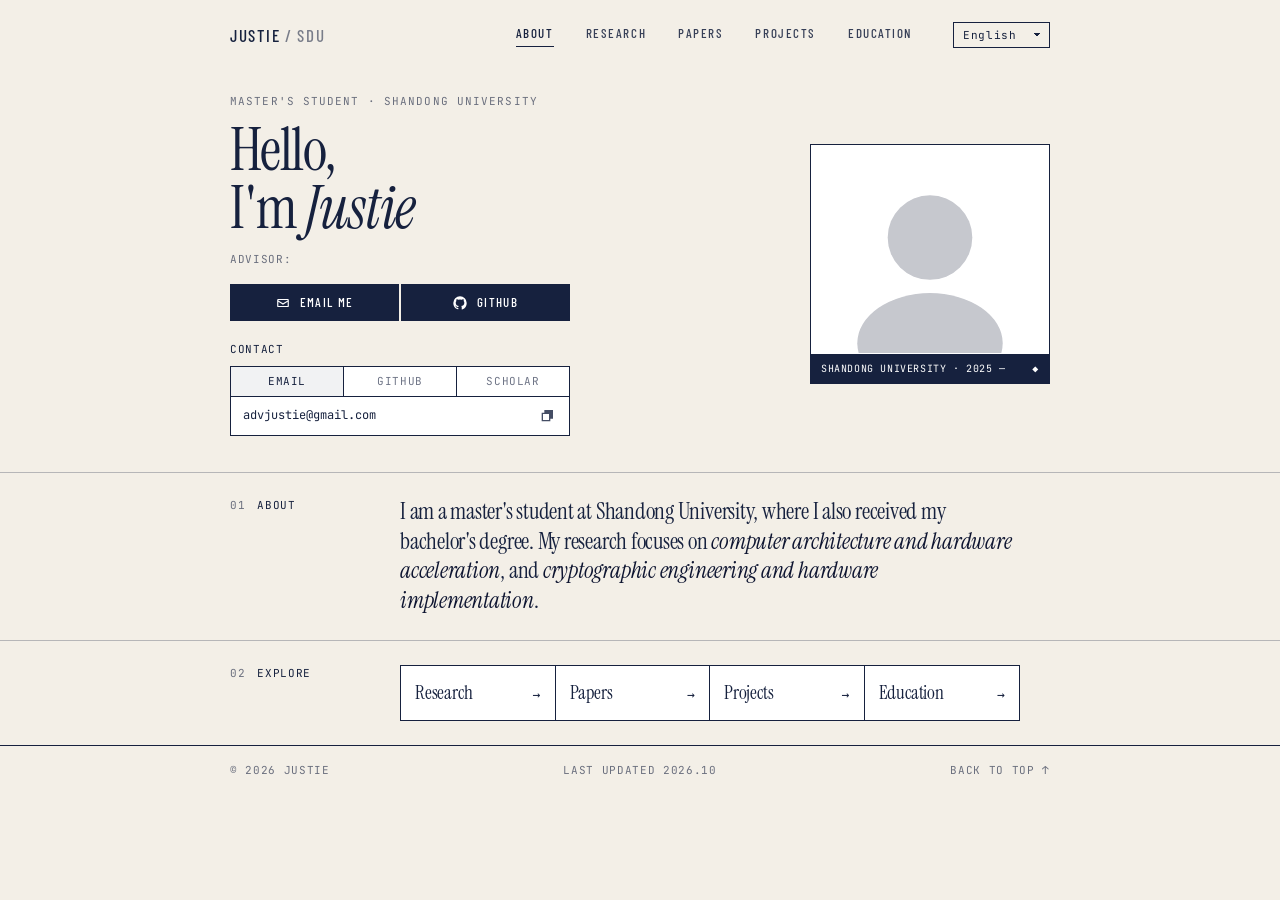
<file: index.html>
<!DOCTYPE html>
<html lang="zh-CN">
<head>
  <meta charset="UTF-8">
  <meta name="viewport" content="width=device-width, initial-scale=1.0">
  <title>Justie — 个人主页 | Homepage</title>
  <meta name="description" content="Justie, master's student at Shandong University. Research: computer architecture & hardware acceleration, cryptographic engineering & hardware implementation.">
  <meta name="author" content="Justie">
  <meta name="theme-color" content="#f3efe7">
  <link rel="canonical" href="https://justie0x11.github.io/">
  <meta property="og:type" content="website">
  <meta property="og:title" content="Justie — Homepage">
  <meta property="og:description" content="Justie, master's student at Shandong University. Research: computer architecture & hardware acceleration, cryptographic engineering & hardware implementation.">
  <meta property="og:url" content="https://justie0x11.github.io/">
  <meta property="og:image" content="https://justie0x11.github.io/assets/og.svg">
  <meta name="twitter:card" content="summary">
  <link rel="icon" href="assets/favicon.svg" type="image/svg+xml">
  <link rel="preload" href="assets/fonts/instrument-serif-normal.woff2" as="font" type="font/woff2" crossorigin>
  <link rel="preload" href="assets/fonts/jetbrains-mono.woff2" as="font" type="font/woff2" crossorigin>
  <link rel="stylesheet" href="assets/style.css">
</head>
<body data-page="home">
<a class="skip" href="#top" data-i18n="skip">Skip to content</a>

<!-- ======================= 顶部导航 / Nav ======================= -->
<header class="topbar">
  <a class="brand" href="index.html">Justie <span>/ SDU</span></a>
  <nav class="nav">
    <a href="index.html" class="active"><span data-i18n="nav.about">About</span></a>
    <a href="research.html"><span data-i18n="nav.research">Research</span></a>
    <a href="publications.html"><span data-i18n="nav.papers">Papers</span></a>
    <a href="projects.html"><span data-i18n="nav.projects">Projects</span></a>
    <a href="education.html"><span data-i18n="nav.education">Education</span></a>
    <select class="lang-select mono" aria-label="Language">
      <option value="zh">中文</option><option value="en">English</option><option value="ja">日本語</option><option value="ko">한국어</option><option value="es">Español</option><option value="fr">Français</option>
    </select>
  </nav>
</header>

<main id="top">

  <!-- ======================= Hero ======================= -->
  <section class="hero">
    <div class="hero-text">
      <p class="eyebrow">
        <span data-i18n="hero.eyebrow">Master's Student · Shandong University</span>
      </p>
      <h1 class="display">
        <span data-i18n-html="hero.title">Hello,<br>I'm <em>Justie</em></span>
      </h1>
      <!-- 导师 / Advisor：在 assets/i18n.js 的 hero.advisor 各语言后补全姓名 -->
      <p class="advisor mono">
        <span data-i18n="hero.advisor">ADVISOR: </span>
      </p>
      <div class="actions">
        <a class="btn" href="mailto:advjustie@gmail.com">
          <svg viewBox="0 0 24 24" aria-hidden="true"><path d="M4 5h16a2 2 0 0 1 2 2v10a2 2 0 0 1-2 2H4a2 2 0 0 1-2-2V7a2 2 0 0 1 2-2zm0 2v.5l8 5 8-5V7H4zm16 2.8-8 5-8-5V17h16V9.8z"/></svg>
          <span data-i18n="btn.email">Email me</span>
        </a>
        <a class="btn" href="https://github.com/Justie0x11" target="_blank" rel="noopener">
          <svg viewBox="0 0 24 24" aria-hidden="true"><path d="M12 .5A11.5 11.5 0 0 0 .5 12a11.5 11.5 0 0 0 7.86 10.92c.58.1.79-.25.79-.56v-2c-3.2.7-3.87-1.36-3.87-1.36-.52-1.33-1.28-1.68-1.28-1.68-1.05-.72.08-.7.08-.7 1.16.08 1.77 1.19 1.77 1.19 1.03 1.77 2.7 1.26 3.36.96.1-.75.4-1.26.73-1.55-2.55-.29-5.24-1.28-5.24-5.69 0-1.26.45-2.29 1.19-3.09-.12-.29-.52-1.46.11-3.05 0 0 .97-.31 3.17 1.18a11 11 0 0 1 5.78 0c2.2-1.49 3.17-1.18 3.17-1.18.63 1.59.23 2.76.11 3.05.74.8 1.19 1.83 1.19 3.09 0 4.42-2.7 5.4-5.26 5.68.41.36.78 1.06.78 2.14v3.17c0 .31.21.67.8.56A11.5 11.5 0 0 0 23.5 12 11.5 11.5 0 0 0 12 .5z"/></svg>
          GitHub
        </a>
      </div>

      <p class="label mono"><span data-i18n="label.contact">CONTACT</span></p>
      <div class="terminal">
        <div class="terminal-tabs mono">
          <span class="active">EMAIL</span><span>GITHUB</span><span>SCHOLAR</span>
        </div>
        <div class="terminal-body mono">
          <code id="copy-target">advjustie@gmail.com</code>
          <button class="copy" type="button" aria-label="Copy" title="Copy">
            <svg viewBox="0 0 24 24" aria-hidden="true"><path d="M8 7V3h13v13h-4v4H4V7h4zm2 0h9v7h-2V9H10V7zM6 9v9h9V9H6z"/></svg>
          </button>
        </div>
      </div>
    </div>

    <figure class="hero-art">
      <img class="avatar" src="assets/avatar.svg" alt="Photo">
      <figcaption class="mono">
        <span data-i18n="hero.caption">SHANDONG UNIVERSITY · 2025 —</span>
      </figcaption>
    </figure>
  </section>

  <!-- ======================= 关于我 / About ======================= -->
<div class="block-wrap"><section id="about" class="block">
    <h2 class="label mono"><span class="num">01</span><span data-i18n="about.label">ABOUT</span></h2>
    <div class="block-body">
      <p class="lead display" data-i18n-html="about.lead">I am a master's student at Shandong University, where I also received my bachelor's degree. My research interests include <em>(to be filled)</em>.</p>
    </div>
  </section></div>

  <div class="block-wrap block-explore"><section class="block">
    <h2 class="label mono"><span class="num">02</span><span data-i18n="explore.label">EXPLORE</span></h2>
    <div class="block-body more">
      <a href="research.html" class="more-link display"><span data-i18n="sec.research">Research</span> <span class="arrow">→</span></a>
      <a href="publications.html" class="more-link display"><span data-i18n="nav.papers">Publications</span> <span class="arrow">→</span></a>
      <a href="projects.html" class="more-link display"><span data-i18n="sec.projects">Projects</span> <span class="arrow">→</span></a>
      <a href="education.html" class="more-link display"><span data-i18n="sec.education">Education</span> <span class="arrow">→</span></a>
    </div>
  </section></div>

  <footer class="mono"><div class="inner">
    <span>© 2026 JUSTIE</span>
    <span><span data-i18n="footer.updated">LAST UPDATED</span> 2026.10</span>
    <a href="#top"><span data-i18n="footer.top">BACK TO TOP ↑</span></a>
  </div></footer>
</main>

<script src="assets/i18n.js"></script>
<script src="assets/site.js"></script>
</body>
</html>
</file>
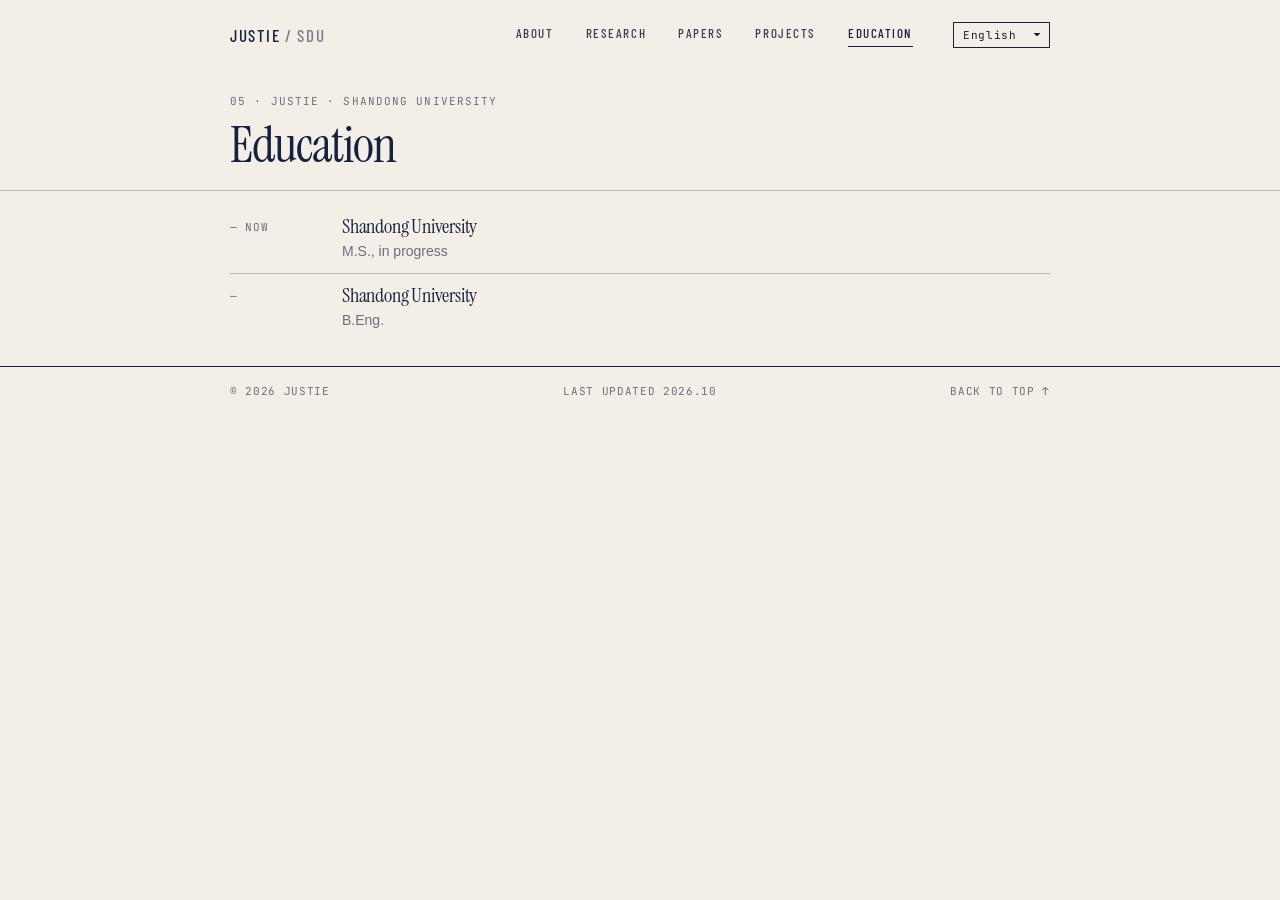
<file: education.html>
<!DOCTYPE html>
<html lang="zh-CN">
<head>
  <meta charset="UTF-8">
  <meta name="viewport" content="width=device-width, initial-scale=1.0">
  <title>Justie — 教育经历 | Education</title>
  <meta name="description" content="Justie, master's student at Shandong University. Research: computer architecture & hardware acceleration, cryptographic engineering & hardware implementation.">
  <meta name="author" content="Justie">
  <meta name="theme-color" content="#f3efe7">
  <link rel="canonical" href="https://justie0x11.github.io/education.html">
  <meta property="og:type" content="website">
  <meta property="og:title" content="Justie — Education">
  <meta property="og:description" content="Justie, master's student at Shandong University. Research: computer architecture & hardware acceleration, cryptographic engineering & hardware implementation.">
  <meta property="og:url" content="https://justie0x11.github.io/education.html">
  <meta property="og:image" content="https://justie0x11.github.io/assets/og.svg">
  <meta name="twitter:card" content="summary">
  <link rel="icon" href="assets/favicon.svg" type="image/svg+xml">
  <link rel="preload" href="assets/fonts/instrument-serif-normal.woff2" as="font" type="font/woff2" crossorigin>
  <link rel="preload" href="assets/fonts/jetbrains-mono.woff2" as="font" type="font/woff2" crossorigin>
  <link rel="stylesheet" href="assets/style.css">
</head>
<body data-page="education">
<a class="skip" href="#top" data-i18n="skip">Skip to content</a>

<!-- ======================= 顶部导航 / Nav ======================= -->
<header class="topbar">
  <a class="brand" href="index.html">Justie <span>/ SDU</span></a>
  <nav class="nav">
    <a href="index.html"><span data-i18n="nav.about">About</span></a>
    <a href="research.html"><span data-i18n="nav.research">Research</span></a>
    <a href="publications.html"><span data-i18n="nav.papers">Papers</span></a>
    <a href="projects.html"><span data-i18n="nav.projects">Projects</span></a>
    <a href="education.html" class="active"><span data-i18n="nav.education">Education</span></a>
    <select class="lang-select mono" aria-label="Language">
      <option value="zh">中文</option><option value="en">English</option><option value="ja">日本語</option><option value="ko">한국어</option><option value="es">Español</option><option value="fr">Français</option>
    </select>
  </nav>
</header>

<main id="top">

  <section class="page-head">
    <p class="eyebrow"><span class="num">05</span> · <span data-i18n="page.eyebrow">Justie · Shandong University</span></p>
    <h1 class="display"><span data-i18n="sec.education">Education</span></h1>
  </section>

<div class="block-wrap"><section id="education" class="block block-single">
    <div class="block-body">
      <ul class="list">
        <li>
          <span class="when mono">— <span data-i18n="time.now">NOW</span></span>
          <div>
            <div class="item-title display"><span data-i18n="edu.sdu">Shandong University</span></div>
            <div class="item-sub dim"><span data-i18n="edu.ms">M.S., in progress</span></div>
          </div>
        </li>
        <li>
          <span class="when mono">—</span>
          <div>
            <div class="item-title display"><span data-i18n="edu.sdu">Shandong University</span></div>
            <div class="item-sub dim"><span data-i18n="edu.bs">B.Eng.</span></div>
          </div>
        </li>
      </ul>
    </div>
  </section></div>

  <footer class="mono"><div class="inner">
    <span>© 2026 JUSTIE</span>
    <span><span data-i18n="footer.updated">LAST UPDATED</span> 2026.10</span>
    <a href="#top"><span data-i18n="footer.top">BACK TO TOP ↑</span></a>
  </div></footer>
</main>

<script src="assets/i18n.js"></script>
<script src="assets/site.js"></script>
</body>
</html>
</file>
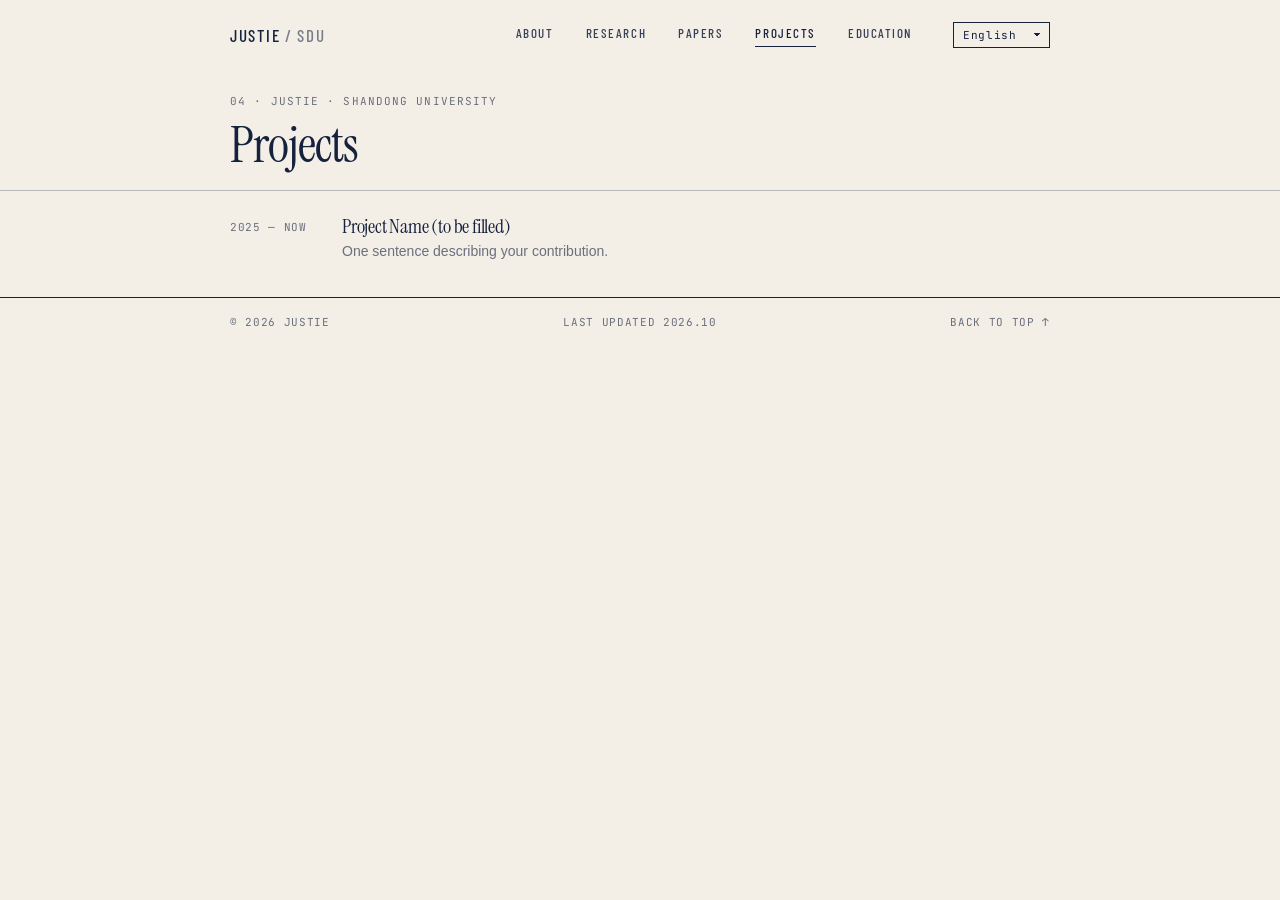
<file: projects.html>
<!DOCTYPE html>
<html lang="zh-CN">
<head>
  <meta charset="UTF-8">
  <meta name="viewport" content="width=device-width, initial-scale=1.0">
  <title>Justie — 项目经历 | Projects</title>
  <meta name="description" content="Justie, master's student at Shandong University. Research: computer architecture & hardware acceleration, cryptographic engineering & hardware implementation.">
  <meta name="author" content="Justie">
  <meta name="theme-color" content="#f3efe7">
  <link rel="canonical" href="https://justie0x11.github.io/projects.html">
  <meta property="og:type" content="website">
  <meta property="og:title" content="Justie — Projects">
  <meta property="og:description" content="Justie, master's student at Shandong University. Research: computer architecture & hardware acceleration, cryptographic engineering & hardware implementation.">
  <meta property="og:url" content="https://justie0x11.github.io/projects.html">
  <meta property="og:image" content="https://justie0x11.github.io/assets/og.svg">
  <meta name="twitter:card" content="summary">
  <link rel="icon" href="assets/favicon.svg" type="image/svg+xml">
  <link rel="preload" href="assets/fonts/instrument-serif-normal.woff2" as="font" type="font/woff2" crossorigin>
  <link rel="preload" href="assets/fonts/jetbrains-mono.woff2" as="font" type="font/woff2" crossorigin>
  <link rel="stylesheet" href="assets/style.css">
</head>
<body data-page="projects">
<a class="skip" href="#top" data-i18n="skip">Skip to content</a>

<!-- ======================= 顶部导航 / Nav ======================= -->
<header class="topbar">
  <a class="brand" href="index.html">Justie <span>/ SDU</span></a>
  <nav class="nav">
    <a href="index.html"><span data-i18n="nav.about">About</span></a>
    <a href="research.html"><span data-i18n="nav.research">Research</span></a>
    <a href="publications.html"><span data-i18n="nav.papers">Papers</span></a>
    <a href="projects.html" class="active"><span data-i18n="nav.projects">Projects</span></a>
    <a href="education.html"><span data-i18n="nav.education">Education</span></a>
    <select class="lang-select mono" aria-label="Language">
      <option value="zh">中文</option><option value="en">English</option><option value="ja">日本語</option><option value="ko">한국어</option><option value="es">Español</option><option value="fr">Français</option>
    </select>
  </nav>
</header>

<main id="top">

  <section class="page-head">
    <p class="eyebrow"><span class="num">04</span> · <span data-i18n="page.eyebrow">Justie · Shandong University</span></p>
    <h1 class="display"><span data-i18n="sec.projects">Projects</span></h1>
  </section>

<div class="block-wrap"><section id="projects" class="block block-single">
    <div class="block-body">
      <ul class="list">
        <li>
          <span class="when mono">2025 — <span data-i18n="time.now">NOW</span></span>
          <div>
            <div class="item-title display"><span data-i18n="project.title">Project Name (to be filled)</span></div>
            <div class="item-sub dim">
              <span data-i18n="project.desc">One sentence describing your contribution.</span>
            </div>
          </div>
        </li>
      </ul>
    </div>
  </section></div>

  <footer class="mono"><div class="inner">
    <span>© 2026 JUSTIE</span>
    <span><span data-i18n="footer.updated">LAST UPDATED</span> 2026.10</span>
    <a href="#top"><span data-i18n="footer.top">BACK TO TOP ↑</span></a>
  </div></footer>
</main>

<script src="assets/i18n.js"></script>
<script src="assets/site.js"></script>
</body>
</html>
</file>
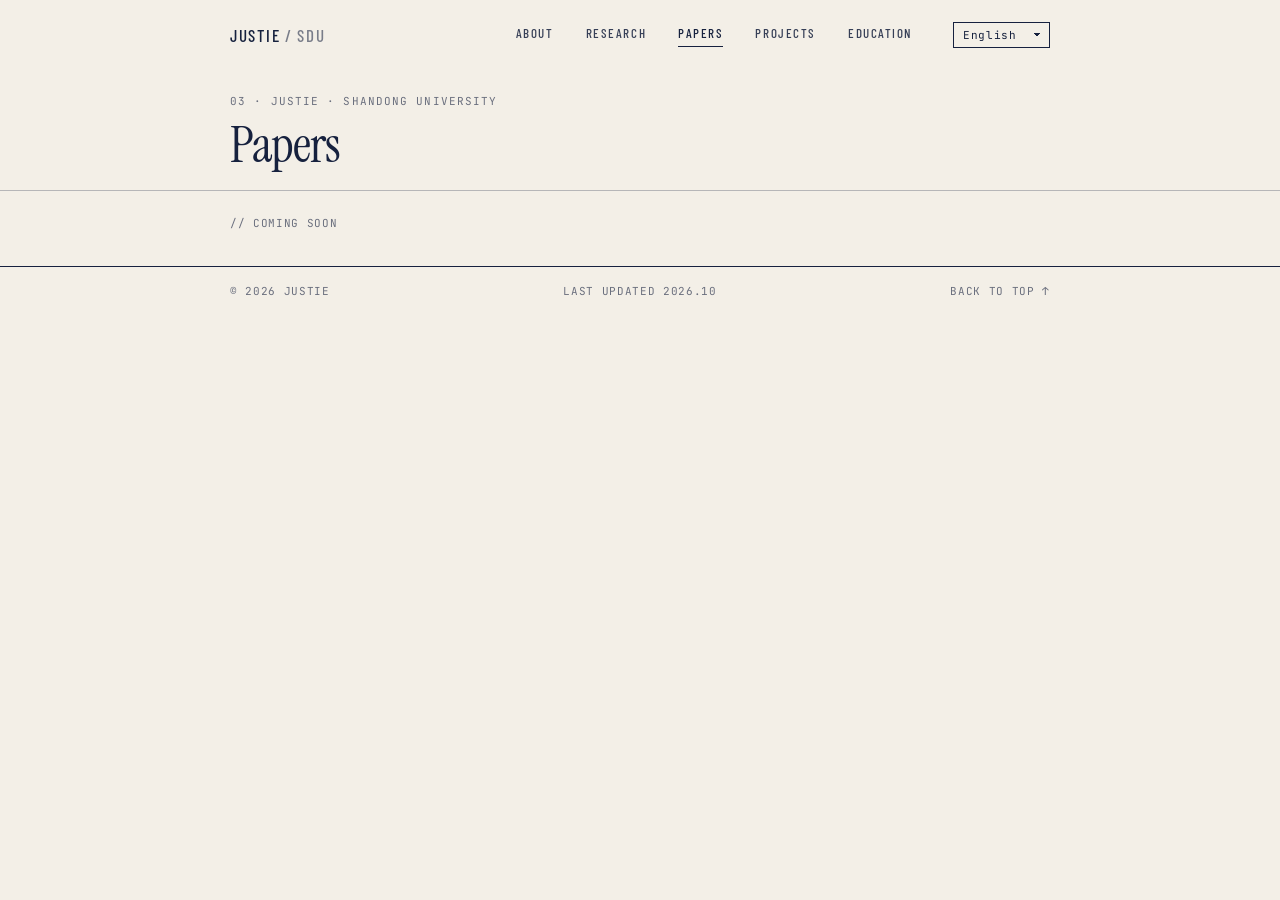
<file: publications.html>
<!DOCTYPE html>
<html lang="zh-CN">
<head>
  <meta charset="UTF-8">
  <meta name="viewport" content="width=device-width, initial-scale=1.0">
  <title>Justie — 论文 | Publications</title>
  <meta name="description" content="Justie, master's student at Shandong University. Research: computer architecture & hardware acceleration, cryptographic engineering & hardware implementation.">
  <meta name="author" content="Justie">
  <meta name="theme-color" content="#f3efe7">
  <link rel="canonical" href="https://justie0x11.github.io/publications.html">
  <meta property="og:type" content="website">
  <meta property="og:title" content="Justie — Publications">
  <meta property="og:description" content="Justie, master's student at Shandong University. Research: computer architecture & hardware acceleration, cryptographic engineering & hardware implementation.">
  <meta property="og:url" content="https://justie0x11.github.io/publications.html">
  <meta property="og:image" content="https://justie0x11.github.io/assets/og.svg">
  <meta name="twitter:card" content="summary">
  <link rel="icon" href="assets/favicon.svg" type="image/svg+xml">
  <link rel="preload" href="assets/fonts/instrument-serif-normal.woff2" as="font" type="font/woff2" crossorigin>
  <link rel="preload" href="assets/fonts/jetbrains-mono.woff2" as="font" type="font/woff2" crossorigin>
  <link rel="stylesheet" href="assets/style.css">
</head>
<body data-page="publications">
<a class="skip" href="#top" data-i18n="skip">Skip to content</a>

<!-- ======================= 顶部导航 / Nav ======================= -->
<header class="topbar">
  <a class="brand" href="index.html">Justie <span>/ SDU</span></a>
  <nav class="nav">
    <a href="index.html"><span data-i18n="nav.about">About</span></a>
    <a href="research.html"><span data-i18n="nav.research">Research</span></a>
    <a href="publications.html" class="active"><span data-i18n="nav.papers">Papers</span></a>
    <a href="projects.html"><span data-i18n="nav.projects">Projects</span></a>
    <a href="education.html"><span data-i18n="nav.education">Education</span></a>
    <select class="lang-select mono" aria-label="Language">
      <option value="zh">中文</option><option value="en">English</option><option value="ja">日本語</option><option value="ko">한국어</option><option value="es">Español</option><option value="fr">Français</option>
    </select>
  </nav>
</header>

<main id="top">

  <section class="page-head">
    <p class="eyebrow"><span class="num">03</span> · <span data-i18n="page.eyebrow">Justie · Shandong University</span></p>
    <h1 class="display"><span data-i18n="nav.papers">Publications</span></h1>
  </section>

<div class="block-wrap"><section id="publications" class="block block-single">
    <div class="block-body">
      <p class="mono dim"><span data-i18n="pubs.empty">// COMING SOON</span></p>
      <!-- 有论文后使用下面的模板 / template for a publication entry:
      <ul class="list">
        <li>
          <span class="when mono">2026</span>
          <div>
            <div class="item-title display">Paper Title</div>
            <div class="item-sub"><strong>Justie</strong>, Coauthor A, Coauthor B</div>
            <div class="item-sub dim">Conference on XXX (XXX), 2026</div>
            <div class="item-links mono"><a href="#">PDF</a><a href="#">CODE</a></div>
          </div>
        </li>
      </ul>
      -->
    </div>
  </section></div>

  <footer class="mono"><div class="inner">
    <span>© 2026 JUSTIE</span>
    <span><span data-i18n="footer.updated">LAST UPDATED</span> 2026.10</span>
    <a href="#top"><span data-i18n="footer.top">BACK TO TOP ↑</span></a>
  </div></footer>
</main>

<script src="assets/i18n.js"></script>
<script src="assets/site.js"></script>
</body>
</html>
</file>
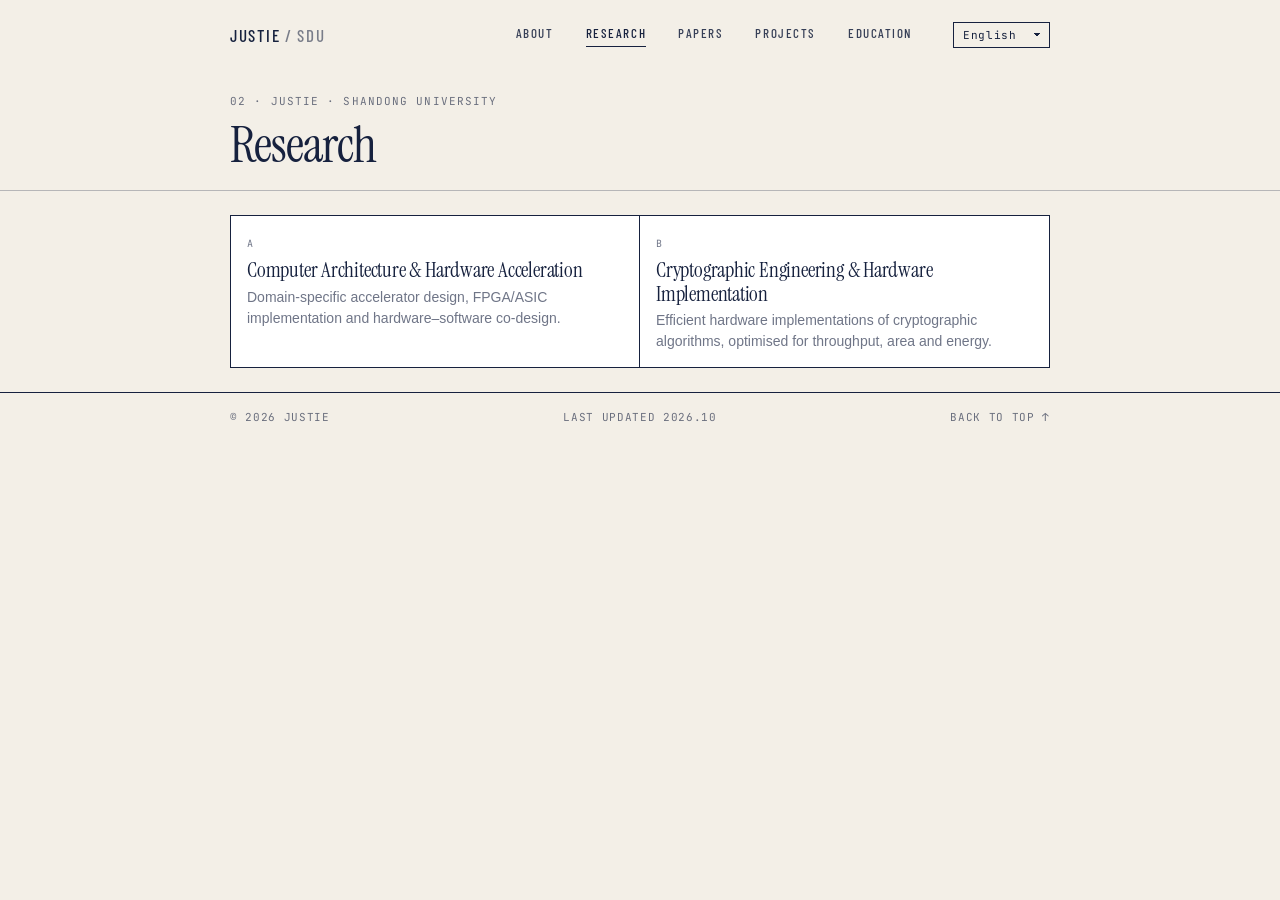
<file: research.html>
<!DOCTYPE html>
<html lang="zh-CN">
<head>
  <meta charset="UTF-8">
  <meta name="viewport" content="width=device-width, initial-scale=1.0">
  <title>Justie — 研究方向 | Research</title>
  <meta name="description" content="Justie, master's student at Shandong University. Research: computer architecture & hardware acceleration, cryptographic engineering & hardware implementation.">
  <meta name="author" content="Justie">
  <meta name="theme-color" content="#f3efe7">
  <link rel="canonical" href="https://justie0x11.github.io/research.html">
  <meta property="og:type" content="website">
  <meta property="og:title" content="Justie — Research">
  <meta property="og:description" content="Justie, master's student at Shandong University. Research: computer architecture & hardware acceleration, cryptographic engineering & hardware implementation.">
  <meta property="og:url" content="https://justie0x11.github.io/research.html">
  <meta property="og:image" content="https://justie0x11.github.io/assets/og.svg">
  <meta name="twitter:card" content="summary">
  <link rel="icon" href="assets/favicon.svg" type="image/svg+xml">
  <link rel="preload" href="assets/fonts/instrument-serif-normal.woff2" as="font" type="font/woff2" crossorigin>
  <link rel="preload" href="assets/fonts/jetbrains-mono.woff2" as="font" type="font/woff2" crossorigin>
  <link rel="stylesheet" href="assets/style.css">
</head>
<body data-page="research">
<a class="skip" href="#top" data-i18n="skip">Skip to content</a>

<!-- ======================= 顶部导航 / Nav ======================= -->
<header class="topbar">
  <a class="brand" href="index.html">Justie <span>/ SDU</span></a>
  <nav class="nav">
    <a href="index.html"><span data-i18n="nav.about">About</span></a>
    <a href="research.html" class="active"><span data-i18n="nav.research">Research</span></a>
    <a href="publications.html"><span data-i18n="nav.papers">Papers</span></a>
    <a href="projects.html"><span data-i18n="nav.projects">Projects</span></a>
    <a href="education.html"><span data-i18n="nav.education">Education</span></a>
    <select class="lang-select mono" aria-label="Language">
      <option value="zh">中文</option><option value="en">English</option><option value="ja">日本語</option><option value="ko">한국어</option><option value="es">Español</option><option value="fr">Français</option>
    </select>
  </nav>
</header>

<main id="top">

  <section class="page-head">
    <p class="eyebrow"><span class="num">02</span> · <span data-i18n="page.eyebrow">Justie · Shandong University</span></p>
    <h1 class="display"><span data-i18n="sec.research">Research</span></h1>
  </section>

<div class="block-wrap"><section id="research" class="block block-single">
    <div class="block-body grid">
      <div class="cell">
        <span class="mono small">A</span>
        <h3 class="display"><span data-i18n="research.a">Topic A</span></h3>
        <p><span data-i18n="research.a.desc">A short description (to be filled).</span></p>
      </div>
      <div class="cell">
        <span class="mono small">B</span>
        <h3 class="display"><span data-i18n="research.b">Topic B</span></h3>
        <p><span data-i18n="research.b.desc">A short description (to be filled).</span></p>
      </div>
    </div>
  </section></div>

  <footer class="mono"><div class="inner">
    <span>© 2026 JUSTIE</span>
    <span><span data-i18n="footer.updated">LAST UPDATED</span> 2026.10</span>
    <a href="#top"><span data-i18n="footer.top">BACK TO TOP ↑</span></a>
  </div></footer>
</main>

<script src="assets/i18n.js"></script>
<script src="assets/site.js"></script>
</body>
</html>
</file>
<file: assets/style.css>
/* ---------- Hermes / Nous-inspired theme: off-white ground, single accent colour (red) for type, thin serif display, mono labels ---------- */
@font-face { font-family: "Instrument Serif"; font-style: normal; font-weight: 400; font-display: swap; src: url("fonts/instrument-serif-normal.woff2") format("woff2"); }
@font-face { font-family: "Instrument Serif"; font-style: italic; font-weight: 400; font-display: swap; src: url("fonts/instrument-serif-italic.woff2") format("woff2"); }
@font-face { font-family: "JetBrains Mono"; font-style: normal; font-weight: 400 500; font-display: swap; src: url("fonts/jetbrains-mono.woff2") format("woff2"); }
@font-face { font-family: "Barlow Condensed"; font-style: normal; font-weight: 500; font-display: swap; src: url("fonts/barlow-condensed.woff2") format("woff2"); }

:root {
  --accent: #16213e;
  --accent-deep: #0d1430;
  --bg: #f3efe7;
  --fg: var(--accent);
  --white: #ffffff;
  --dim: rgba(22, 33, 62, 0.62);
  --line: rgba(22, 33, 62, 0.28);
  --panel: rgba(22, 33, 62, 0.06);
  --font-display: "Instrument Serif", "Songti SC", "STSong", "Noto Serif CJK SC", "Source Han Serif SC", Georgia, serif;
  --font-body: -apple-system, BlinkMacSystemFont, "Helvetica Neue", "PingFang SC", "Hiragino Sans GB", "Microsoft YaHei", "Noto Sans CJK SC", Arial, sans-serif;
  --font-mono: "JetBrains Mono", ui-monospace, SFMono-Regular, Menlo, Consolas, "PingFang SC", "Microsoft YaHei", monospace;
  --font-cond: "Barlow Condensed", "Helvetica Neue", "PingFang SC", "Microsoft YaHei", sans-serif;
  --pad: clamp(20px, 3.5vw, 40px);
  --max: 900px;
}

* { box-sizing: border-box; }
html { scroll-behavior: smooth; }
::selection { background: var(--fg); color: #fff; }
body {
  margin: 0;
  font-family: var(--font-body);
  font-size: 15px; line-height: 1.55;
  color: var(--fg); background: var(--bg);
  -webkit-font-smoothing: antialiased;
}
a { color: inherit; text-decoration: none; }
.skip { position: absolute; left: 12px; top: -48px; padding: 8px 12px; background: var(--fg); color: #fff; font-family: var(--font-mono); font-size: 12px; z-index: 10; }
.skip:focus { top: 12px; outline: none; }
:focus-visible { outline: 2px solid var(--fg); outline-offset: 2px; }
.btn:focus-visible, .lang-select:focus-visible { outline-offset: 3px; }
a:hover { text-decoration: underline; text-underline-offset: 3px; }
em { font-style: italic; }

/* per-language serif fallbacks for the display face */
html[lang="ja"] { --font-display: "Instrument Serif", "Hiragino Mincho ProN", "Yu Mincho", "Noto Serif CJK JP", "Source Han Serif JP", serif; }
html[lang="ko"] { --font-display: "Instrument Serif", "Apple SD Gothic Neo", "Nanum Myeongjo", "Noto Serif CJK KR", "Source Han Serif KR", serif; }

.mono { font-family: var(--font-mono); font-size: 11px; letter-spacing: 0.06em; text-transform: uppercase; }
.display { font-family: var(--font-display); font-weight: 400; letter-spacing: -0.01em; }
.dim { color: var(--dim); }
.small { font-size: 10px; color: var(--dim); }

/* ---------- top bar ---------- */
.topbar {
  display: flex; align-items: center; justify-content: space-between; gap: 24px;
  max-width: var(--max); margin: 0 auto;
  padding: 22px var(--pad) 0;
}
.nav { display: flex; align-items: center; gap: clamp(14px, 2.6vw, 32px); }
.nav a {
  font-family: var(--font-cond); font-weight: 500; font-size: 13px; letter-spacing: 0.12em; text-transform: uppercase;
  padding-bottom: 2px; border-bottom: 1px solid transparent; opacity: .85;
}
.nav a:hover, .nav a.active { opacity: 1; text-decoration: none; border-bottom-color: var(--fg); }
.brand {
  font-family: var(--font-cond); font-weight: 500; font-size: 17px; line-height: 1;
  letter-spacing: 0.1em; text-transform: uppercase; white-space: nowrap;
}
.brand:hover { text-decoration: none; }
.brand span { opacity: .55; }
.lang-select {
  appearance: none; -webkit-appearance: none; cursor: pointer; margin-left: 8px;
  border: 1px solid var(--fg); background: transparent; color: var(--fg);
  padding: 5px 24px 5px 9px; letter-spacing: .06em; text-transform: none; font-size: 11px;
  background-image: linear-gradient(45deg, transparent 50%, currentColor 50%), linear-gradient(135deg, currentColor 50%, transparent 50%);
  background-position: calc(100% - 12px) 50%, calc(100% - 8px) 50%; background-size: 4px 4px, 4px 4px; background-repeat: no-repeat;
}
.lang-select:hover { background-color: var(--panel); }

/* ---------- hero ---------- */
.hero {
  display: grid; grid-template-columns: minmax(0, 1.2fr) minmax(0, 1fr); gap: clamp(28px, 4vw, 56px);
  max-width: var(--max); margin: 0 auto;
  padding: clamp(28px, 5vh, 48px) var(--pad) clamp(28px, 4vh, 40px);
  align-items: center;
}
.eyebrow { font-family: var(--font-mono); font-size: 11px; letter-spacing: .1em; text-transform: uppercase; margin: 0 0 12px; color: var(--dim); }
h1.display {
  font-size: clamp(38px, 4.6vw, 60px); line-height: .98; margin: 0 0 14px; letter-spacing: -0.02em;
}
h1.display em { font-style: italic; }
.advisor { margin: 0 0 16px; color: var(--dim); }
.hero-text { max-width: 340px; }
.actions { display: flex; gap: 2px; margin-bottom: 20px; }
.actions .btn { flex: 1; justify-content: center; }
.btn {
  display: inline-flex; align-items: center; gap: 10px;
  padding: 8px 13px; background: var(--fg); color: #fff;
  font-family: var(--font-cond); font-weight: 500; font-size: 13px; letter-spacing: .1em; text-transform: uppercase;
  transition: background .15s, color .15s;
}
.btn:hover { text-decoration: none; background: var(--accent-deep); color: #fff; }
.btn svg { width: 14px; height: 14px; fill: currentColor; }
.label { color: var(--fg); margin: 0 0 8px; }

.terminal { border: 1px solid var(--fg); background: #fff; }
.terminal-tabs { display: flex; border-bottom: 1px solid var(--fg); }
.terminal-tabs span { flex: 1; text-align: center; padding: 6px 6px; cursor: pointer; border-right: 1px solid var(--fg); color: var(--dim); }
.terminal-tabs span:last-child { border-right: 0; }
.terminal-tabs span.active { color: var(--fg); background: var(--panel); }
.terminal-body { display: flex; align-items: center; justify-content: space-between; gap: 10px; padding: 9px 12px; text-transform: none; letter-spacing: 0; font-size: 12px; }
.terminal-body code { font-family: inherit; }
.copy { background: none; border: 0; color: var(--fg); cursor: pointer; padding: 2px; display: inline-flex; opacity: .8; }
.copy:hover { opacity: 1; }
.copy svg { width: 16px; height: 16px; fill: currentColor; }
.copy.done { color: #0a8a4a; }

.hero-art { margin: 0; border: 1px solid var(--fg); color: #fff; position: relative; background: var(--accent-deep); overflow: hidden; max-width: 240px; justify-self: end; width: 100%; }
.hero-art .avatar {
  display: block; width: 100%; aspect-ratio: 1 / 1; object-fit: cover;
  filter: grayscale(1) contrast(1.15) brightness(1.05);
  mix-blend-mode: screen;
}
.hero-art figcaption {
  position: absolute; left: 0; right: 0; bottom: 0; padding: 7px 10px;
  border-top: 1px solid #fff; background: var(--accent); color: #fff; display: flex; justify-content: space-between; gap: 8px;
  font-size: 10px; white-space: nowrap; overflow: hidden;
}
.hero-art figcaption span { overflow: hidden; text-overflow: ellipsis; }
.hero-art figcaption::after { content: "◆"; }

/* ---------- sub-page head ---------- */
.page-head { max-width: var(--max); margin: 0 auto; padding: clamp(28px, 5vh, 48px) var(--pad) 20px; }
.page-head h1.display { font-size: clamp(34px, 4vw, 52px); margin: 0; }
.page-head .eyebrow { margin-bottom: 10px; }
.block.block-single { grid-template-columns: minmax(0, 1fr); }
.block-single .block-body { max-width: none; }
.more { display: grid; grid-template-columns: repeat(4, minmax(0, 1fr)); gap: 0; border: 1px solid var(--fg); background: #fff; }
.more-link { display: flex; justify-content: space-between; align-items: baseline; padding: 12px 14px; font-size: 19px; border-right: 1px solid var(--fg); }
.more-link:last-child { border-right: 0; }
.more-link:hover { text-decoration: none; background: var(--fg); color: #fff; }
.more-link .arrow { font-family: var(--font-mono); font-size: 13px; }

/* ---------- content blocks ---------- */
.block-wrap { border-top: 1px solid var(--line); }
.block {
  display: grid; grid-template-columns: 150px minmax(0, 1fr); gap: 20px;
  max-width: var(--max); margin: 0 auto;
  padding: 24px var(--pad);
}
.block h2.label { margin: 0; display: flex; gap: 12px; align-items: baseline; font-weight: 400; }
.num { color: var(--dim); }
.block-body { max-width: 620px; }
.lead { font-size: clamp(18px, 1.8vw, 23px); line-height: 1.3; margin: 0; }
.lead em { color: var(--accent-deep); }
p { margin: 0 0 10px; }

.grid { display: grid; grid-template-columns: repeat(auto-fit, minmax(240px, 1fr)); gap: 0; border: 1px solid var(--fg); background: #fff; }
.cell { padding: 14px 16px; border-right: 1px solid var(--fg); }
.cell:last-child { border-right: 0; }
.cell h3 { font-size: 21px; margin: 6px 0 4px; line-height: 1.1; }
.cell p { margin: 0; color: var(--dim); font-size: 14px; }

.list { list-style: none; margin: 0; padding: 0; }
.list li { display: grid; grid-template-columns: 100px minmax(0, 1fr); gap: 12px; padding: 10px 0; border-top: 1px solid var(--line); }
.list li:first-child { border-top: 0; padding-top: 0; }
.when { padding-top: 4px; white-space: nowrap; color: var(--dim); }
.item-title { font-size: 20px; line-height: 1.15; }
.item-sub { font-size: 14px; margin-top: 3px; }
.item-links { margin-top: 6px; }
.item-links a { margin-right: 18px; border-bottom: 1px solid var(--line); }

footer { border-top: 1px solid var(--fg); color: var(--dim); }
footer .inner {
  display: flex; justify-content: space-between; gap: 20px; flex-wrap: wrap;
  max-width: var(--max); margin: 0 auto; padding: 16px var(--pad) 28px;
}
footer a:hover { color: var(--fg); }

/* ---------- mobile ---------- */
@media (max-width: 860px) {
  .topbar { flex-wrap: wrap; padding-top: 18px; }
  .nav { flex-wrap: wrap; row-gap: 8px; }
  .hero-text { max-width: none; }
  .terminal { max-width: 340px; }
  .hero { grid-template-columns: 1fr; padding-top: 32px; }
  .hero-art { max-width: 260px; }
  .block { grid-template-columns: 1fr; gap: 10px; padding: 18px var(--pad); }
  .hero-art { justify-self: start; }
  .grid { grid-template-columns: 1fr; }
  .cell { border-right: 0; border-bottom: 1px solid var(--fg); }
  .cell:last-child { border-bottom: 0; }
  .list li { grid-template-columns: 1fr; gap: 4px; }
  .more { grid-template-columns: 1fr 1fr; }
  .more-link { border-bottom: 1px solid var(--fg); }
  .more-link:nth-child(2n) { border-right: 0; }
  .more-link:nth-last-child(-n+2) { border-bottom: 0; }
}
@media (max-width: 480px) {
  .nav a { font-size: 12px; }
}

/* ---------- motion ---------- */
@media (prefers-reduced-motion: reduce) {
  html { scroll-behavior: auto; }
  *, *::before, *::after { transition: none !important; animation: none !important; }
}

/* ---------- print (CV attachment) ---------- */
@media print {
  @page { margin: 18mm; }
  :root { --max: none; --pad: 0; }
  body { background: #fff; color: #000; font-size: 11pt; }
  .topbar, .skip, .actions, .lang-select, .block-explore, .copy, .terminal-tabs, footer a, .hero-art figcaption { display: none !important; }
  .terminal { border: 0; max-width: none; background: none; }
  .terminal-body { padding: 0; font-size: 10pt; justify-content: flex-start; }
  .hero { grid-template-columns: 1fr 120px; gap: 16px; padding: 0 0 12px; align-items: start; }
  .hero-art { max-width: 120px; border-color: #000; background: none; }
  .hero-art .avatar { filter: none; mix-blend-mode: normal; }
  h1.display { font-size: 28pt; }
  .block-wrap, footer { border-color: #999; }
  .block { padding: 12px 0; grid-template-columns: 120px 1fr; }
  .grid, .cell, .list li { border-color: #999; }
  .dim, .num, .when, .eyebrow, .advisor, .cell p, footer { color: #444; }
  a[href^="http"]::after { content: " (" attr(href) ")"; font-size: 9pt; color: #444; }
}
</file>
